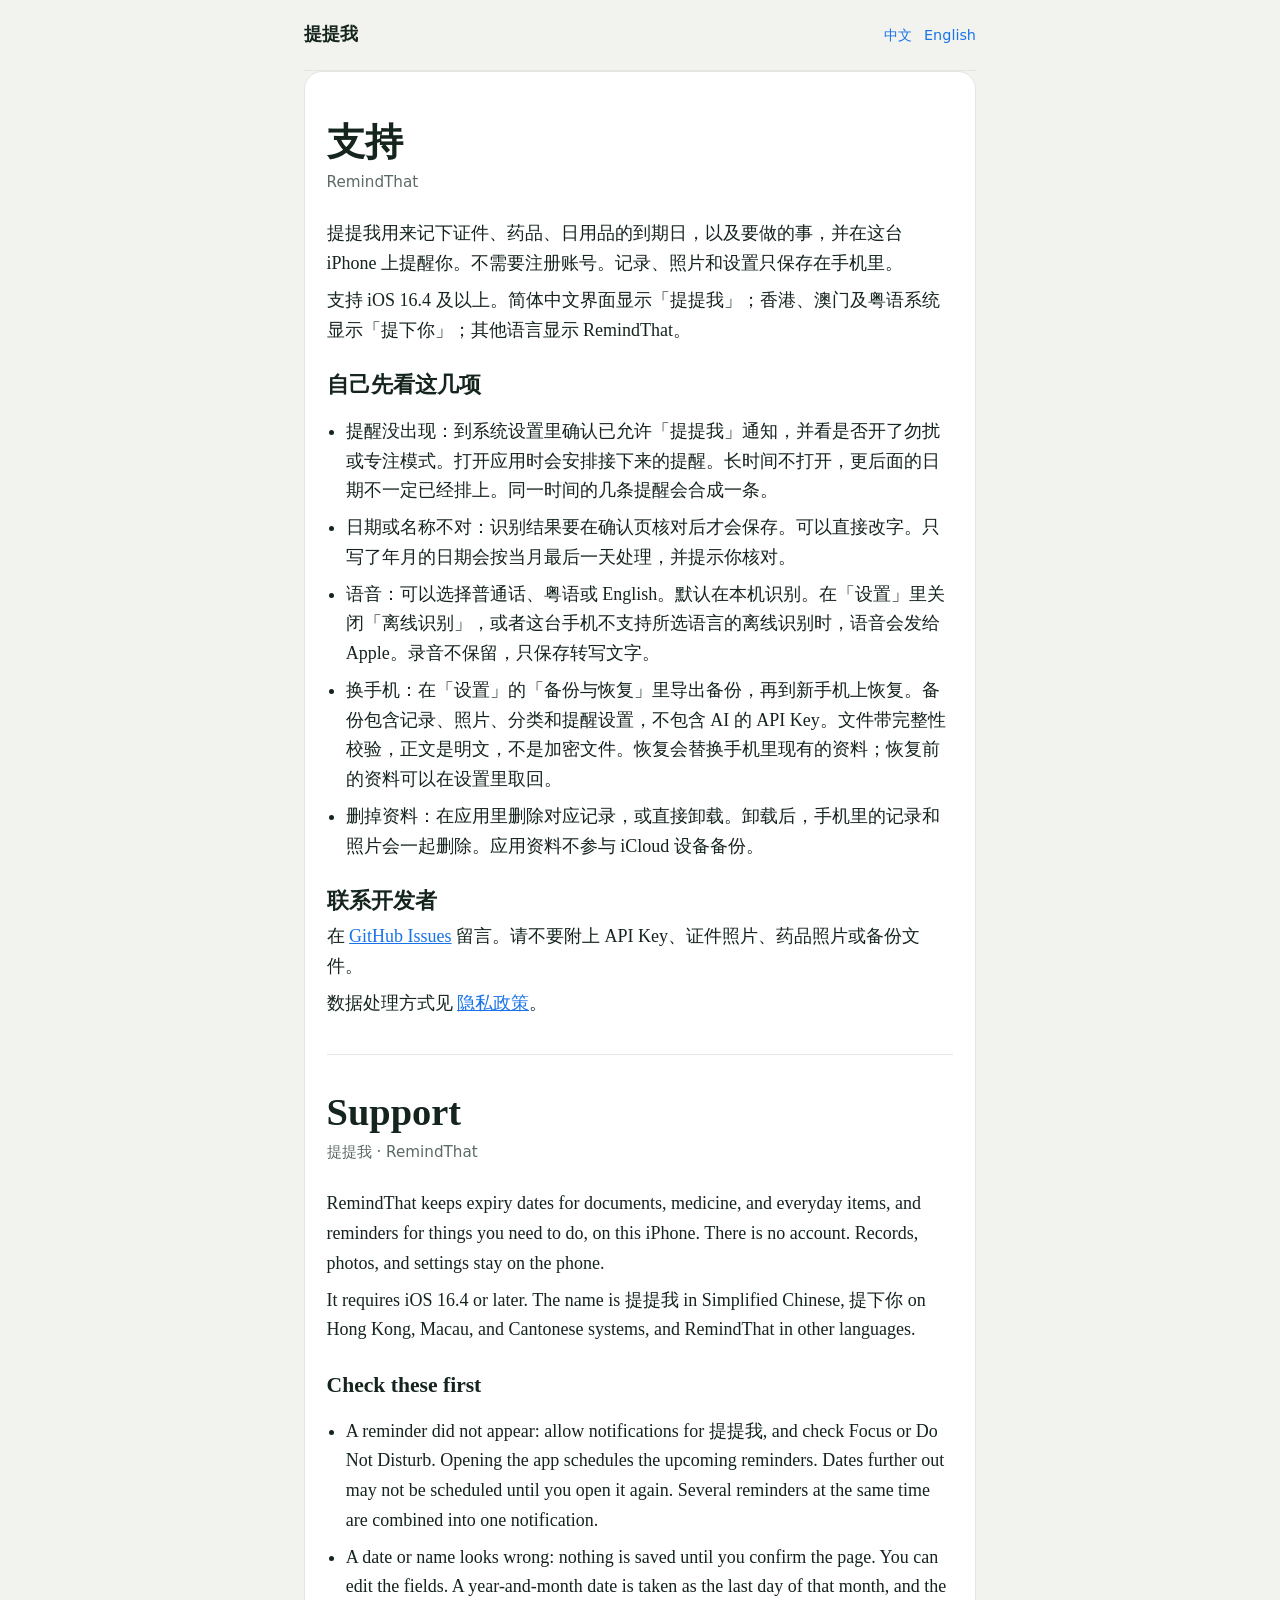
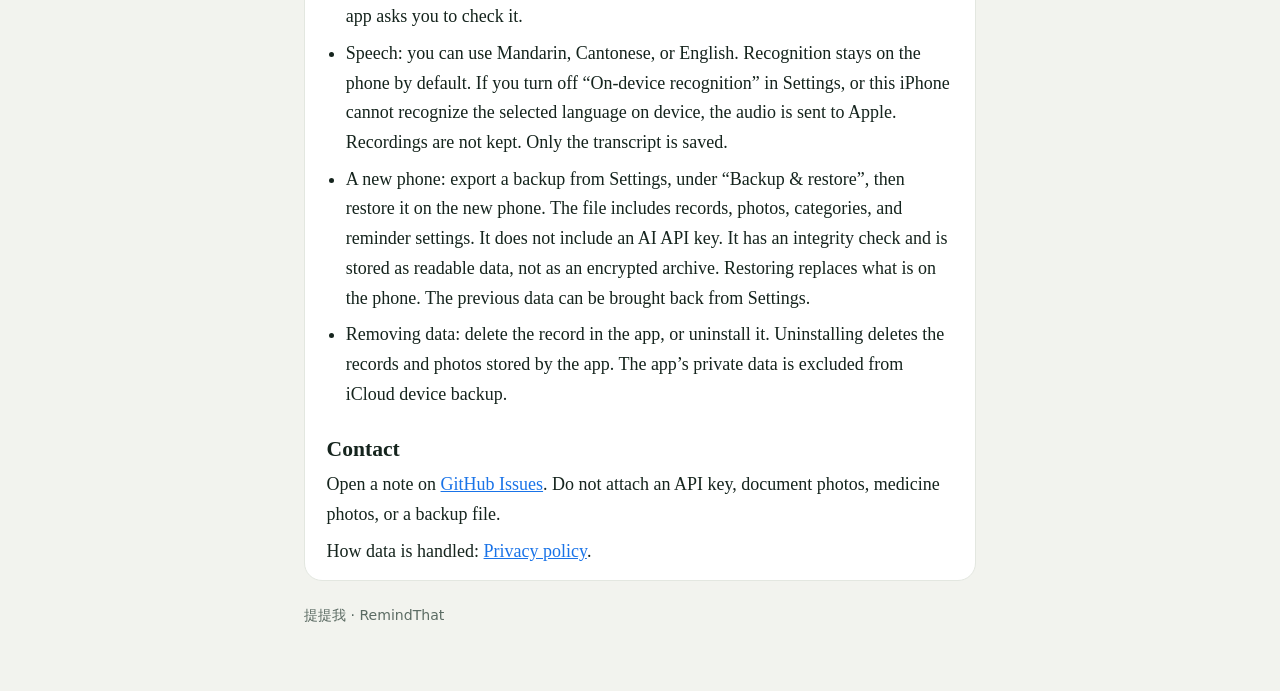
<file: index.html>
<!DOCTYPE html>
<html lang="zh-Hans">
<head>
  <meta charset="utf-8">
  <meta name="viewport" content="width=device-width, initial-scale=1">
  <title>提提我 · 支持</title>
  <meta name="description" content="提提我（RemindThat）的支持页。本地到期提醒，资料留在你的 iPhone 上。">
  <link rel="stylesheet" href="style.css">
  <link rel="icon" href="data:image/svg+xml,%3Csvg xmlns='http://www.w3.org/2000/svg' viewBox='0 0 32 32'%3E%3Crect width='32' height='32' rx='8' fill='%231973E8'/%3E%3C/svg%3E">
</head>
<body>
  <div class="wrap">
    <header>
      <a class="mark" href="index.html">提提我</a>
      <nav class="langs" aria-label="Language">
        <a href="#zh">中文</a>
        <a href="#en">English</a>
      </nav>
    </header>

    <article>
      <section id="zh" lang="zh-Hans">
        <h1>支持</h1>
        <p class="en-name">RemindThat</p>
        <p>提提我用来记下证件、药品、日用品的到期日，以及要做的事，并在这台 iPhone 上提醒你。不需要注册账号。记录、照片和设置只保存在手机里。</p>
        <p>支持 iOS 16.4 及以上。简体中文界面显示「提提我」；香港、澳门及粤语系统显示「提下你」；其他语言显示 RemindThat。</p>

        <h2>自己先看这几项</h2>
        <ul>
          <li>提醒没出现：到系统设置里确认已允许「提提我」通知，并看是否开了勿扰或专注模式。打开应用时会安排接下来的提醒。长时间不打开，更后面的日期不一定已经排上。同一时间的几条提醒会合成一条。</li>
          <li>日期或名称不对：识别结果要在确认页核对后才会保存。可以直接改字。只写了年月的日期会按当月最后一天处理，并提示你核对。</li>
          <li>语音：可以选择普通话、粤语或 English。默认在本机识别。在「设置」里关闭「离线识别」，或者这台手机不支持所选语言的离线识别时，语音会发给 Apple。录音不保留，只保存转写文字。</li>
          <li>换手机：在「设置」的「备份与恢复」里导出备份，再到新手机上恢复。备份包含记录、照片、分类和提醒设置，不包含 AI 的 API Key。文件带完整性校验，正文是明文，不是加密文件。恢复会替换手机里现有的资料；恢复前的资料可以在设置里取回。</li>
          <li>删掉资料：在应用里删除对应记录，或直接卸载。卸载后，手机里的记录和照片会一起删除。应用资料不参与 iCloud 设备备份。</li>
        </ul>

        <h2>联系开发者</h2>
        <p>在 <a href="https://github.com/DouglasKillua9281/remindthat/issues">GitHub Issues</a> 留言。请不要附上 API Key、证件照片、药品照片或备份文件。</p>
        <p>数据处理方式见 <a href="privacy.html">隐私政策</a>。</p>
      </section>

      <hr>

      <section id="en" lang="en">
        <h1>Support</h1>
        <p class="en-name">提提我 · RemindThat</p>
        <p>RemindThat keeps expiry dates for documents, medicine, and everyday items, and reminders for things you need to do, on this iPhone. There is no account. Records, photos, and settings stay on the phone.</p>
        <p>It requires iOS 16.4 or later. The name is 提提我 in Simplified Chinese, 提下你 on Hong Kong, Macau, and Cantonese systems, and RemindThat in other languages.</p>

        <h2>Check these first</h2>
        <ul>
          <li>A reminder did not appear: allow notifications for 提提我, and check Focus or Do Not Disturb. Opening the app schedules the upcoming reminders. Dates further out may not be scheduled until you open it again. Several reminders at the same time are combined into one notification.</li>
          <li>A date or name looks wrong: nothing is saved until you confirm the page. You can edit the fields. A year-and-month date is taken as the last day of that month, and the app asks you to check it.</li>
          <li>Speech: you can use Mandarin, Cantonese, or English. Recognition stays on the phone by default. If you turn off “On-device recognition” in Settings, or this iPhone cannot recognize the selected language on device, the audio is sent to Apple. Recordings are not kept. Only the transcript is saved.</li>
          <li>A new phone: export a backup from Settings, under “Backup &amp; restore”, then restore it on the new phone. The file includes records, photos, categories, and reminder settings. It does not include an AI API key. It has an integrity check and is stored as readable data, not as an encrypted archive. Restoring replaces what is on the phone. The previous data can be brought back from Settings.</li>
          <li>Removing data: delete the record in the app, or uninstall it. Uninstalling deletes the records and photos stored by the app. The app’s private data is excluded from iCloud device backup.</li>
        </ul>

        <h2>Contact</h2>
        <p>Open a note on <a href="https://github.com/DouglasKillua9281/remindthat/issues">GitHub Issues</a>. Do not attach an API key, document photos, medicine photos, or a backup file.</p>
        <p>How data is handled: <a href="privacy.html">Privacy policy</a>.</p>
      </section>
    </article>

    <footer>提提我 · RemindThat</footer>
  </div>
</body>
</html>
</file>
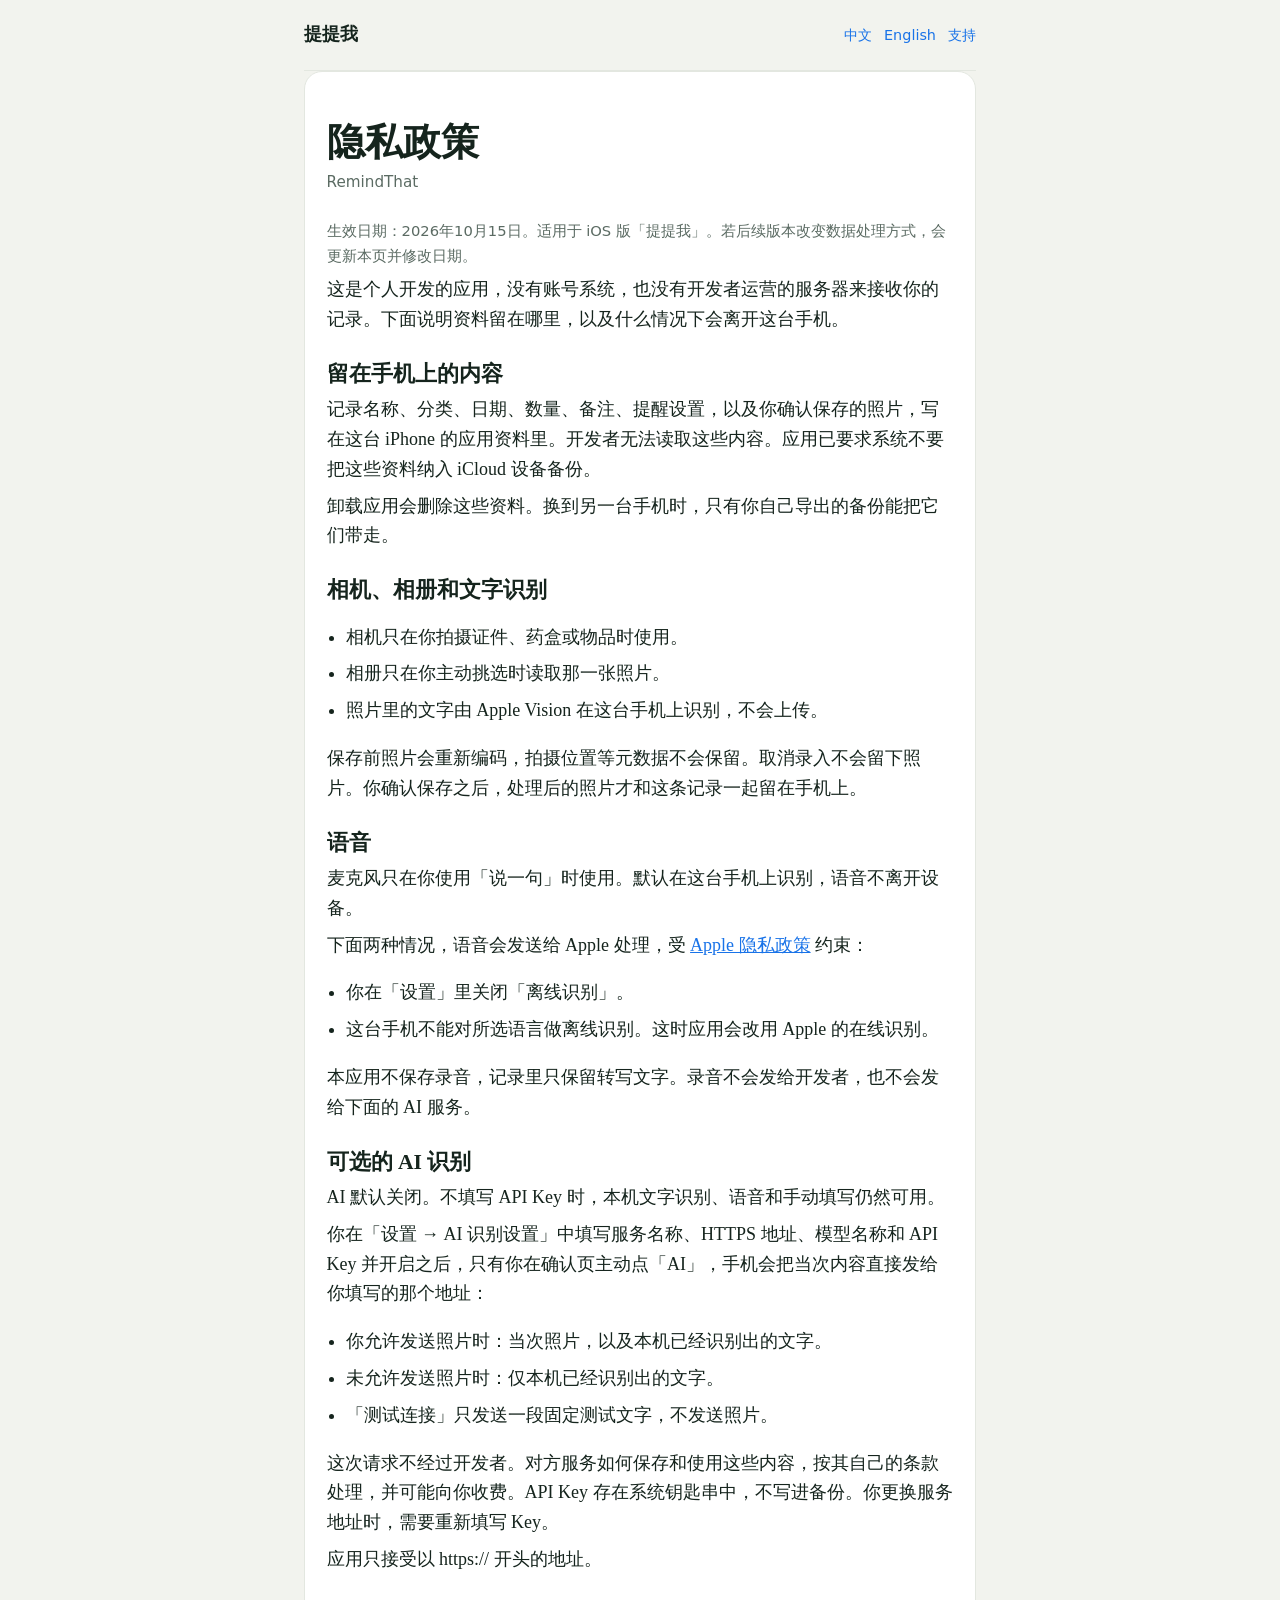
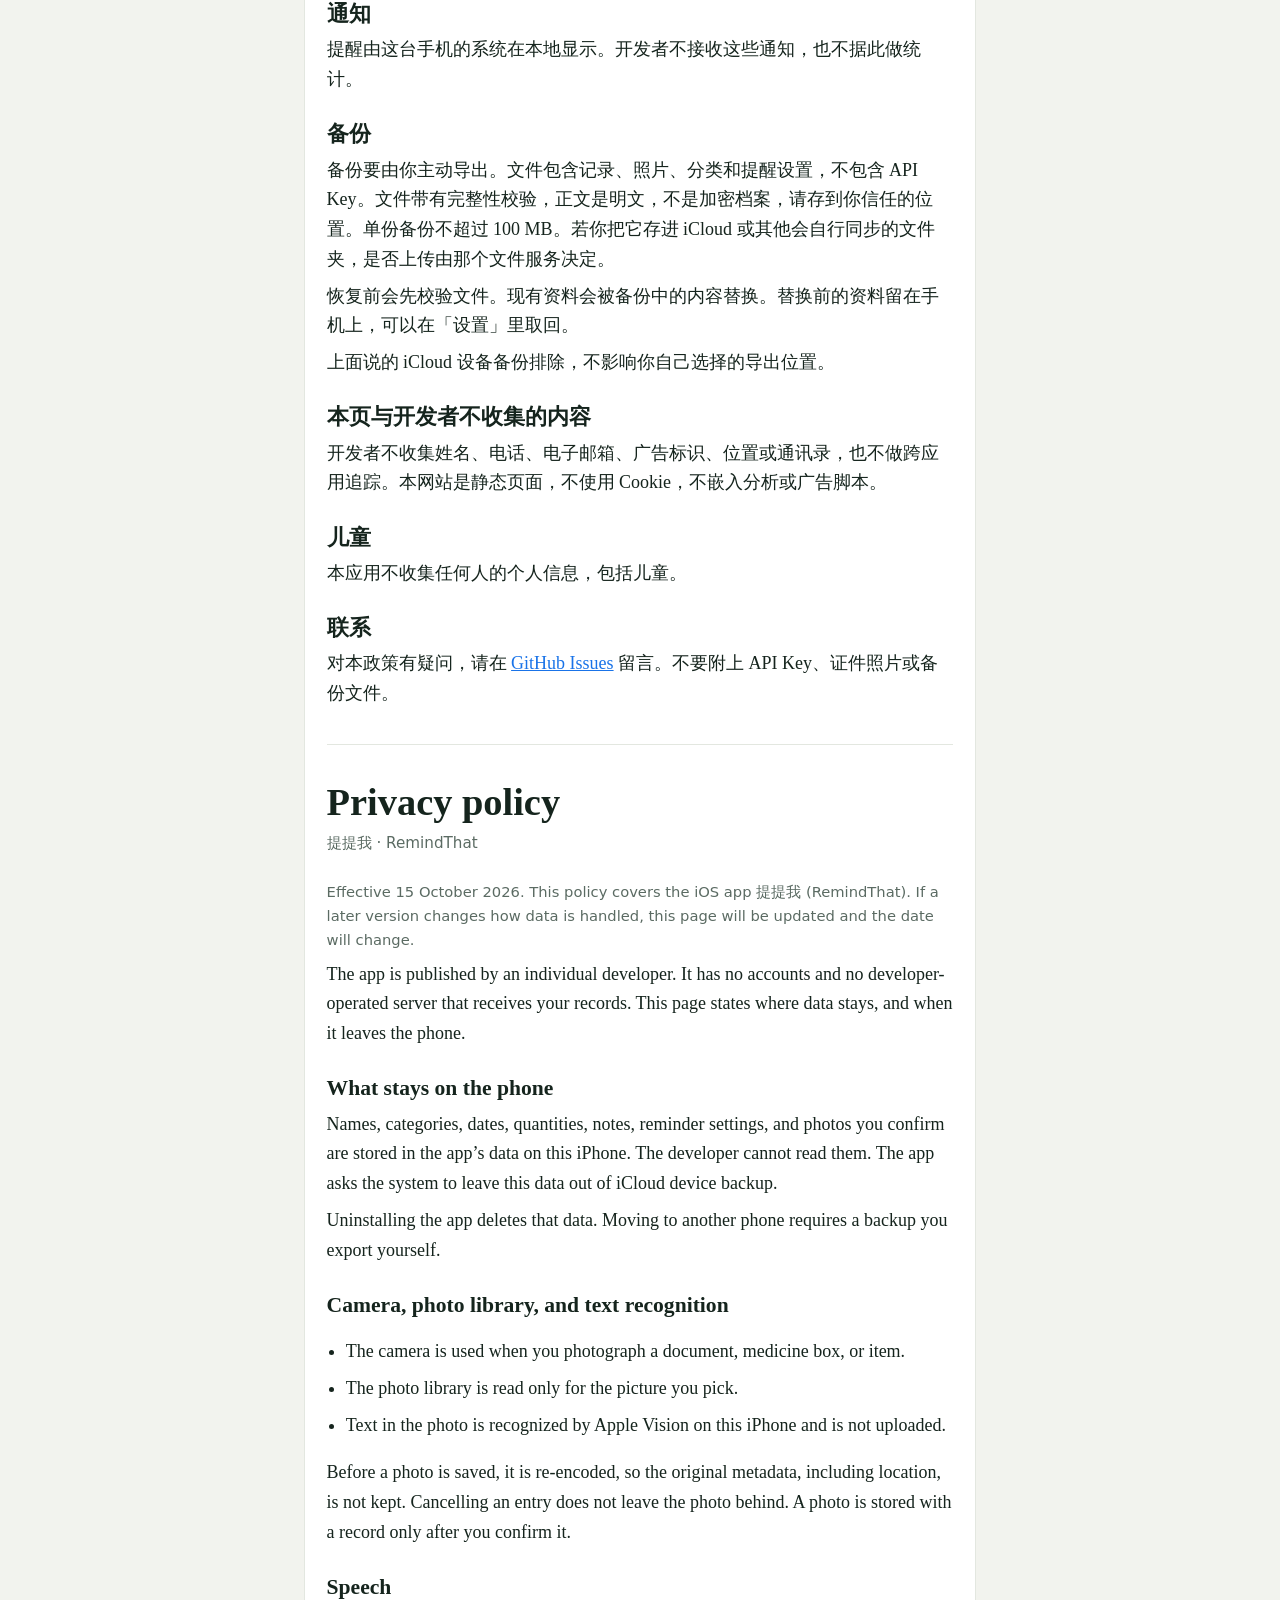
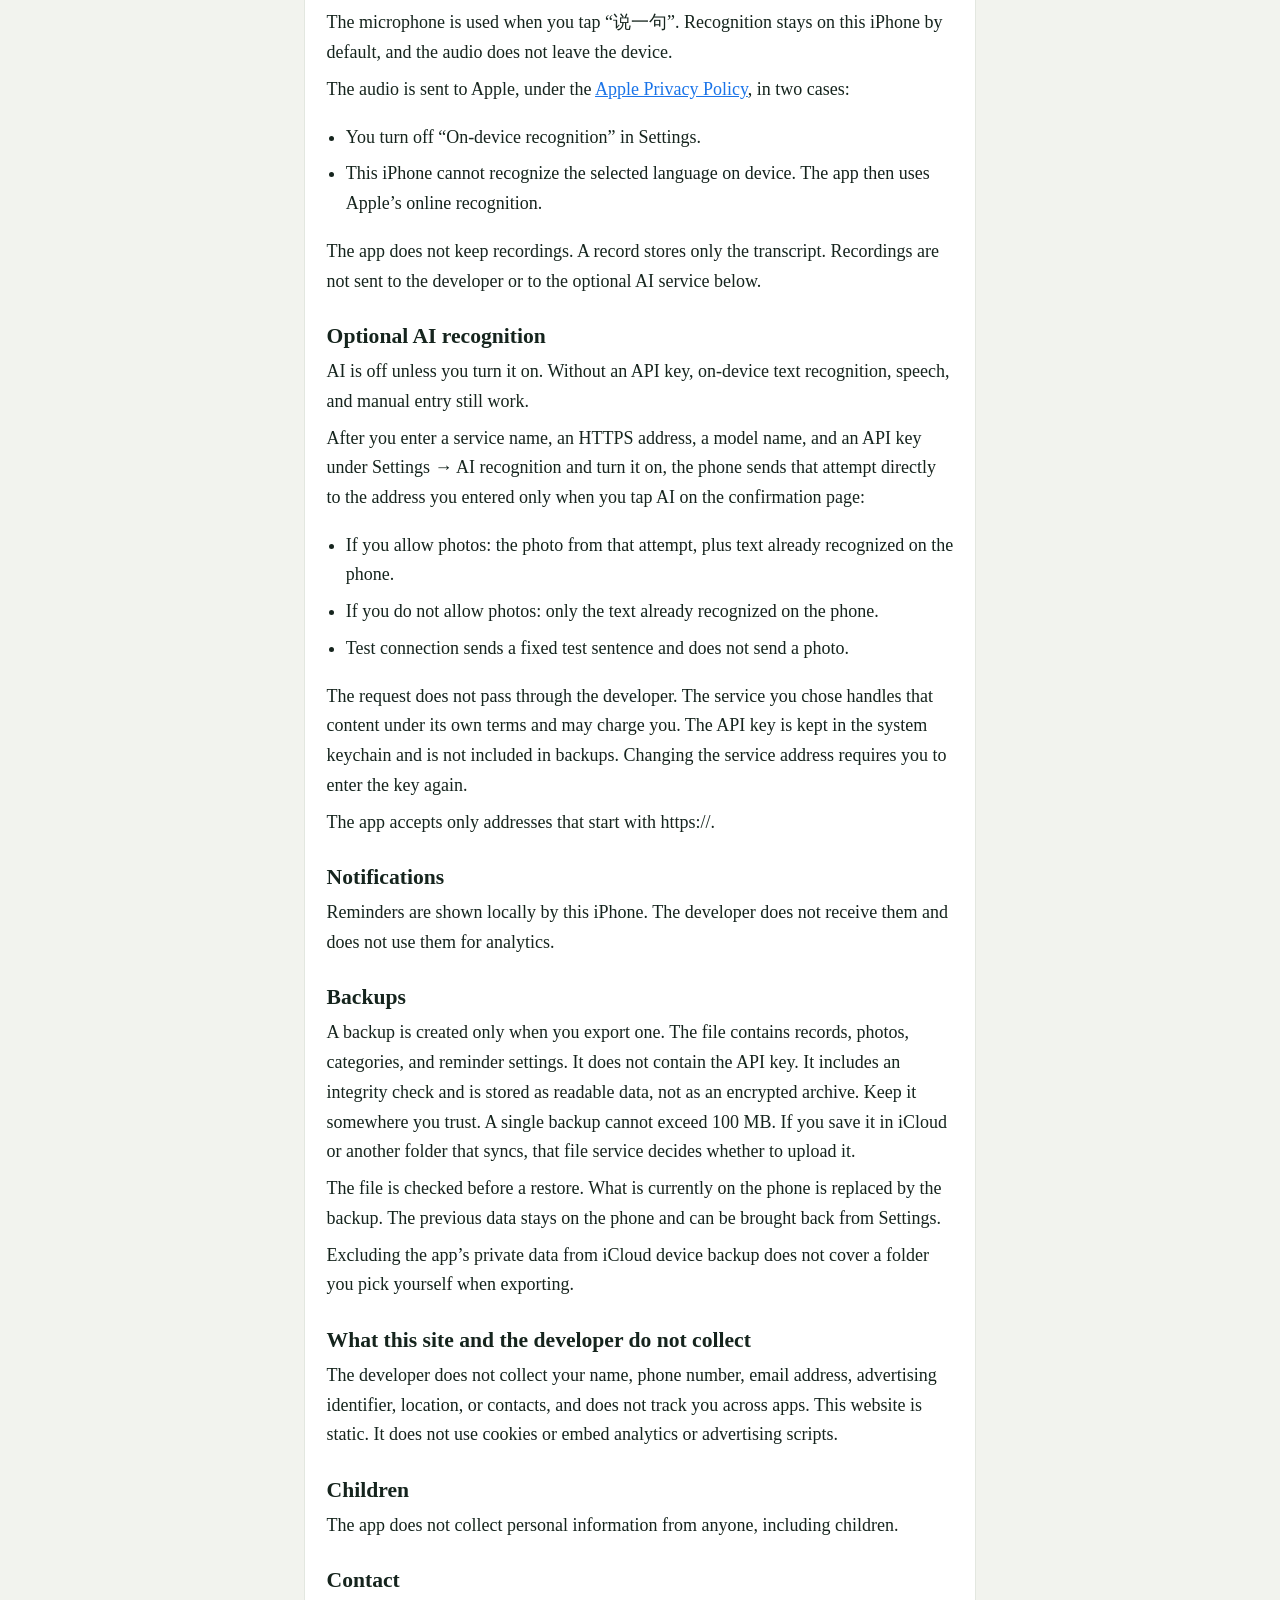
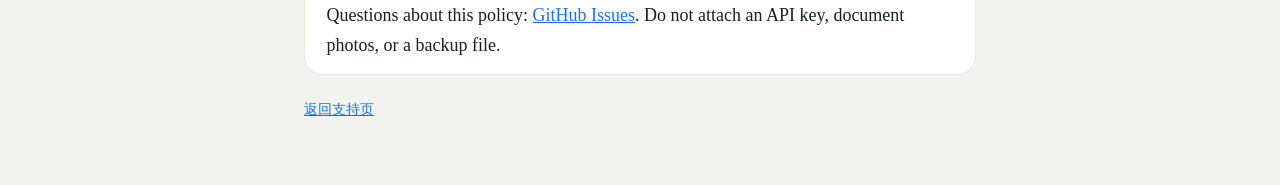
<file: privacy.html>
<!DOCTYPE html>
<html lang="zh-Hans">
<head>
  <meta charset="utf-8">
  <meta name="viewport" content="width=device-width, initial-scale=1">
  <title>提提我 · 隐私政策</title>
  <meta name="description" content="提提我（RemindThat）隐私政策。资料默认只保存在你的 iPhone 上。">
  <link rel="stylesheet" href="style.css">
  <link rel="icon" href="data:image/svg+xml,%3Csvg xmlns='http://www.w3.org/2000/svg' viewBox='0 0 32 32'%3E%3Crect width='32' height='32' rx='8' fill='%231973E8'/%3E%3C/svg%3E">
</head>
<body>
  <div class="wrap">
    <header>
      <a class="mark" href="index.html">提提我</a>
      <nav class="langs" aria-label="Language">
        <a href="#zh">中文</a>
        <a href="#en">English</a>
        <a href="index.html">支持</a>
      </nav>
    </header>

    <article>
      <section id="zh" lang="zh-Hans">
        <h1>隐私政策</h1>
        <p class="en-name">RemindThat</p>
        <p class="meta">生效日期：2026年10月15日。适用于 iOS 版「提提我」。若后续版本改变数据处理方式，会更新本页并修改日期。</p>
        <p>这是个人开发的应用，没有账号系统，也没有开发者运营的服务器来接收你的记录。下面说明资料留在哪里，以及什么情况下会离开这台手机。</p>

        <h2>留在手机上的内容</h2>
        <p>记录名称、分类、日期、数量、备注、提醒设置，以及你确认保存的照片，写在这台 iPhone 的应用资料里。开发者无法读取这些内容。应用已要求系统不要把这些资料纳入 iCloud 设备备份。</p>
        <p>卸载应用会删除这些资料。换到另一台手机时，只有你自己导出的备份能把它们带走。</p>

        <h2>相机、相册和文字识别</h2>
        <ul>
          <li>相机只在你拍摄证件、药盒或物品时使用。</li>
          <li>相册只在你主动挑选时读取那一张照片。</li>
          <li>照片里的文字由 Apple Vision 在这台手机上识别，不会上传。</li>
        </ul>
        <p>保存前照片会重新编码，拍摄位置等元数据不会保留。取消录入不会留下照片。你确认保存之后，处理后的照片才和这条记录一起留在手机上。</p>

        <h2>语音</h2>
        <p>麦克风只在你使用「说一句」时使用。默认在这台手机上识别，语音不离开设备。</p>
        <p>下面两种情况，语音会发送给 Apple 处理，受 <a href="https://www.apple.com/legal/privacy/">Apple 隐私政策</a> 约束：</p>
        <ul>
          <li>你在「设置」里关闭「离线识别」。</li>
          <li>这台手机不能对所选语言做离线识别。这时应用会改用 Apple 的在线识别。</li>
        </ul>
        <p>本应用不保存录音，记录里只保留转写文字。录音不会发给开发者，也不会发给下面的 AI 服务。</p>

        <h2>可选的 AI 识别</h2>
        <p>AI 默认关闭。不填写 API Key 时，本机文字识别、语音和手动填写仍然可用。</p>
        <p>你在「设置 → AI 识别设置」中填写服务名称、HTTPS 地址、模型名称和 API Key 并开启之后，只有你在确认页主动点「AI」，手机会把当次内容直接发给你填写的那个地址：</p>
        <ul>
          <li>你允许发送照片时：当次照片，以及本机已经识别出的文字。</li>
          <li>未允许发送照片时：仅本机已经识别出的文字。</li>
          <li>「测试连接」只发送一段固定测试文字，不发送照片。</li>
        </ul>
        <p>这次请求不经过开发者。对方服务如何保存和使用这些内容，按其自己的条款处理，并可能向你收费。API Key 存在系统钥匙串中，不写进备份。你更换服务地址时，需要重新填写 Key。</p>
        <p>应用只接受以 https:// 开头的地址。</p>

        <h2>通知</h2>
        <p>提醒由这台手机的系统在本地显示。开发者不接收这些通知，也不据此做统计。</p>

        <h2>备份</h2>
        <p>备份要由你主动导出。文件包含记录、照片、分类和提醒设置，不包含 API Key。文件带有完整性校验，正文是明文，不是加密档案，请存到你信任的位置。单份备份不超过 100 MB。若你把它存进 iCloud 或其他会自行同步的文件夹，是否上传由那个文件服务决定。</p>
        <p>恢复前会先校验文件。现有资料会被备份中的内容替换。替换前的资料留在手机上，可以在「设置」里取回。</p>
        <p>上面说的 iCloud 设备备份排除，不影响你自己选择的导出位置。</p>

        <h2>本页与开发者不收集的内容</h2>
        <p>开发者不收集姓名、电话、电子邮箱、广告标识、位置或通讯录，也不做跨应用追踪。本网站是静态页面，不使用 Cookie，不嵌入分析或广告脚本。</p>

        <h2>儿童</h2>
        <p>本应用不收集任何人的个人信息，包括儿童。</p>

        <h2>联系</h2>
        <p>对本政策有疑问，请在 <a href="https://github.com/DouglasKillua9281/remindthat/issues">GitHub Issues</a> 留言。不要附上 API Key、证件照片或备份文件。</p>
      </section>

      <hr>

      <section id="en" lang="en">
        <h1>Privacy policy</h1>
        <p class="en-name">提提我 · RemindThat</p>
        <p class="meta">Effective 15 October 2026. This policy covers the iOS app 提提我 (RemindThat). If a later version changes how data is handled, this page will be updated and the date will change.</p>
        <p>The app is published by an individual developer. It has no accounts and no developer-operated server that receives your records. This page states where data stays, and when it leaves the phone.</p>

        <h2>What stays on the phone</h2>
        <p>Names, categories, dates, quantities, notes, reminder settings, and photos you confirm are stored in the app’s data on this iPhone. The developer cannot read them. The app asks the system to leave this data out of iCloud device backup.</p>
        <p>Uninstalling the app deletes that data. Moving to another phone requires a backup you export yourself.</p>

        <h2>Camera, photo library, and text recognition</h2>
        <ul>
          <li>The camera is used when you photograph a document, medicine box, or item.</li>
          <li>The photo library is read only for the picture you pick.</li>
          <li>Text in the photo is recognized by Apple Vision on this iPhone and is not uploaded.</li>
        </ul>
        <p>Before a photo is saved, it is re-encoded, so the original metadata, including location, is not kept. Cancelling an entry does not leave the photo behind. A photo is stored with a record only after you confirm it.</p>

        <h2>Speech</h2>
        <p>The microphone is used when you tap “说一句”. Recognition stays on this iPhone by default, and the audio does not leave the device.</p>
        <p>The audio is sent to Apple, under the <a href="https://www.apple.com/legal/privacy/">Apple Privacy Policy</a>, in two cases:</p>
        <ul>
          <li>You turn off “On-device recognition” in Settings.</li>
          <li>This iPhone cannot recognize the selected language on device. The app then uses Apple’s online recognition.</li>
        </ul>
        <p>The app does not keep recordings. A record stores only the transcript. Recordings are not sent to the developer or to the optional AI service below.</p>

        <h2>Optional AI recognition</h2>
        <p>AI is off unless you turn it on. Without an API key, on-device text recognition, speech, and manual entry still work.</p>
        <p>After you enter a service name, an HTTPS address, a model name, and an API key under Settings → AI recognition and turn it on, the phone sends that attempt directly to the address you entered only when you tap AI on the confirmation page:</p>
        <ul>
          <li>If you allow photos: the photo from that attempt, plus text already recognized on the phone.</li>
          <li>If you do not allow photos: only the text already recognized on the phone.</li>
          <li>Test connection sends a fixed test sentence and does not send a photo.</li>
        </ul>
        <p>The request does not pass through the developer. The service you chose handles that content under its own terms and may charge you. The API key is kept in the system keychain and is not included in backups. Changing the service address requires you to enter the key again.</p>
        <p>The app accepts only addresses that start with https://.</p>

        <h2>Notifications</h2>
        <p>Reminders are shown locally by this iPhone. The developer does not receive them and does not use them for analytics.</p>

        <h2>Backups</h2>
        <p>A backup is created only when you export one. The file contains records, photos, categories, and reminder settings. It does not contain the API key. It includes an integrity check and is stored as readable data, not as an encrypted archive. Keep it somewhere you trust. A single backup cannot exceed 100 MB. If you save it in iCloud or another folder that syncs, that file service decides whether to upload it.</p>
        <p>The file is checked before a restore. What is currently on the phone is replaced by the backup. The previous data stays on the phone and can be brought back from Settings.</p>
        <p>Excluding the app’s private data from iCloud device backup does not cover a folder you pick yourself when exporting.</p>

        <h2>What this site and the developer do not collect</h2>
        <p>The developer does not collect your name, phone number, email address, advertising identifier, location, or contacts, and does not track you across apps. This website is static. It does not use cookies or embed analytics or advertising scripts.</p>

        <h2>Children</h2>
        <p>The app does not collect personal information from anyone, including children.</p>

        <h2>Contact</h2>
        <p>Questions about this policy: <a href="https://github.com/DouglasKillua9281/remindthat/issues">GitHub Issues</a>. Do not attach an API key, document photos, or a backup file.</p>
      </section>
    </article>

    <footer><a href="index.html">返回支持页</a></footer>
  </div>
</body>
</html>
</file>
<file: style.css>
:root {
  --bg: #f2f3ee;
  --paper: #ffffff;
  --ink: #15241d;
  --muted: #5b6b63;
  --line: #e3e7e0;
  --link: #1973e8;
  --link-deep: #0f5bb8;
  --soft: #e7f1fc;
}

* { box-sizing: border-box; }

html { scroll-behavior: smooth; }

body {
  margin: 0;
  background: var(--bg);
  color: var(--ink);
  font-family: "Iowan Old Style", "Palatino Linotype", Palatino, "Songti SC", "Source Han Serif SC", serif;
  font-size: 1.125rem;
  line-height: 1.65;
}

a { color: var(--link); }

a:hover { color: var(--link-deep); }

.wrap {
  width: min(42rem, calc(100% - 2rem));
  margin: 0 auto;
  padding: 1.25rem 0 4rem;
}

header {
  display: flex;
  justify-content: space-between;
  gap: 1rem;
  align-items: baseline;
  padding-bottom: 1.25rem;
  border-bottom: 1px solid var(--line);
}

.mark {
  font-weight: 650;
  letter-spacing: 0.01em;
  text-decoration: none;
  color: var(--ink);
}

.langs {
  display: flex;
  gap: 0.75rem;
  font-family: ui-sans-serif, system-ui, sans-serif;
  font-size: 0.9rem;
}

.langs a { text-decoration: none; }

h1 {
  font-size: 2.4rem;
  line-height: 1.15;
  font-weight: 650;
  margin: 1.6rem 0 0.4rem;
}

.en-name {
  margin: 0 0 1.5rem;
  color: var(--muted);
  font-family: ui-sans-serif, system-ui, sans-serif;
  font-size: 0.95rem;
}

article {
  background: var(--paper);
  border: 1px solid var(--line);
  border-radius: 18px;
  padding: 1.4rem 1.35rem 0.4rem;
}

h2 {
  font-size: 1.35rem;
  line-height: 1.3;
  margin: 1.6rem 0 0.45rem;
}

p, li { margin: 0.45rem 0; }

ul { padding-left: 1.2rem; }

.meta {
  color: var(--muted);
  font-family: ui-sans-serif, system-ui, sans-serif;
  font-size: 0.92rem;
}

hr {
  border: 0;
  border-top: 1px solid var(--line);
  margin: 2.2rem 0;
}

footer {
  margin-top: 1.4rem;
  color: var(--muted);
  font-family: ui-sans-serif, system-ui, sans-serif;
  font-size: 0.88rem;
}
</file>
